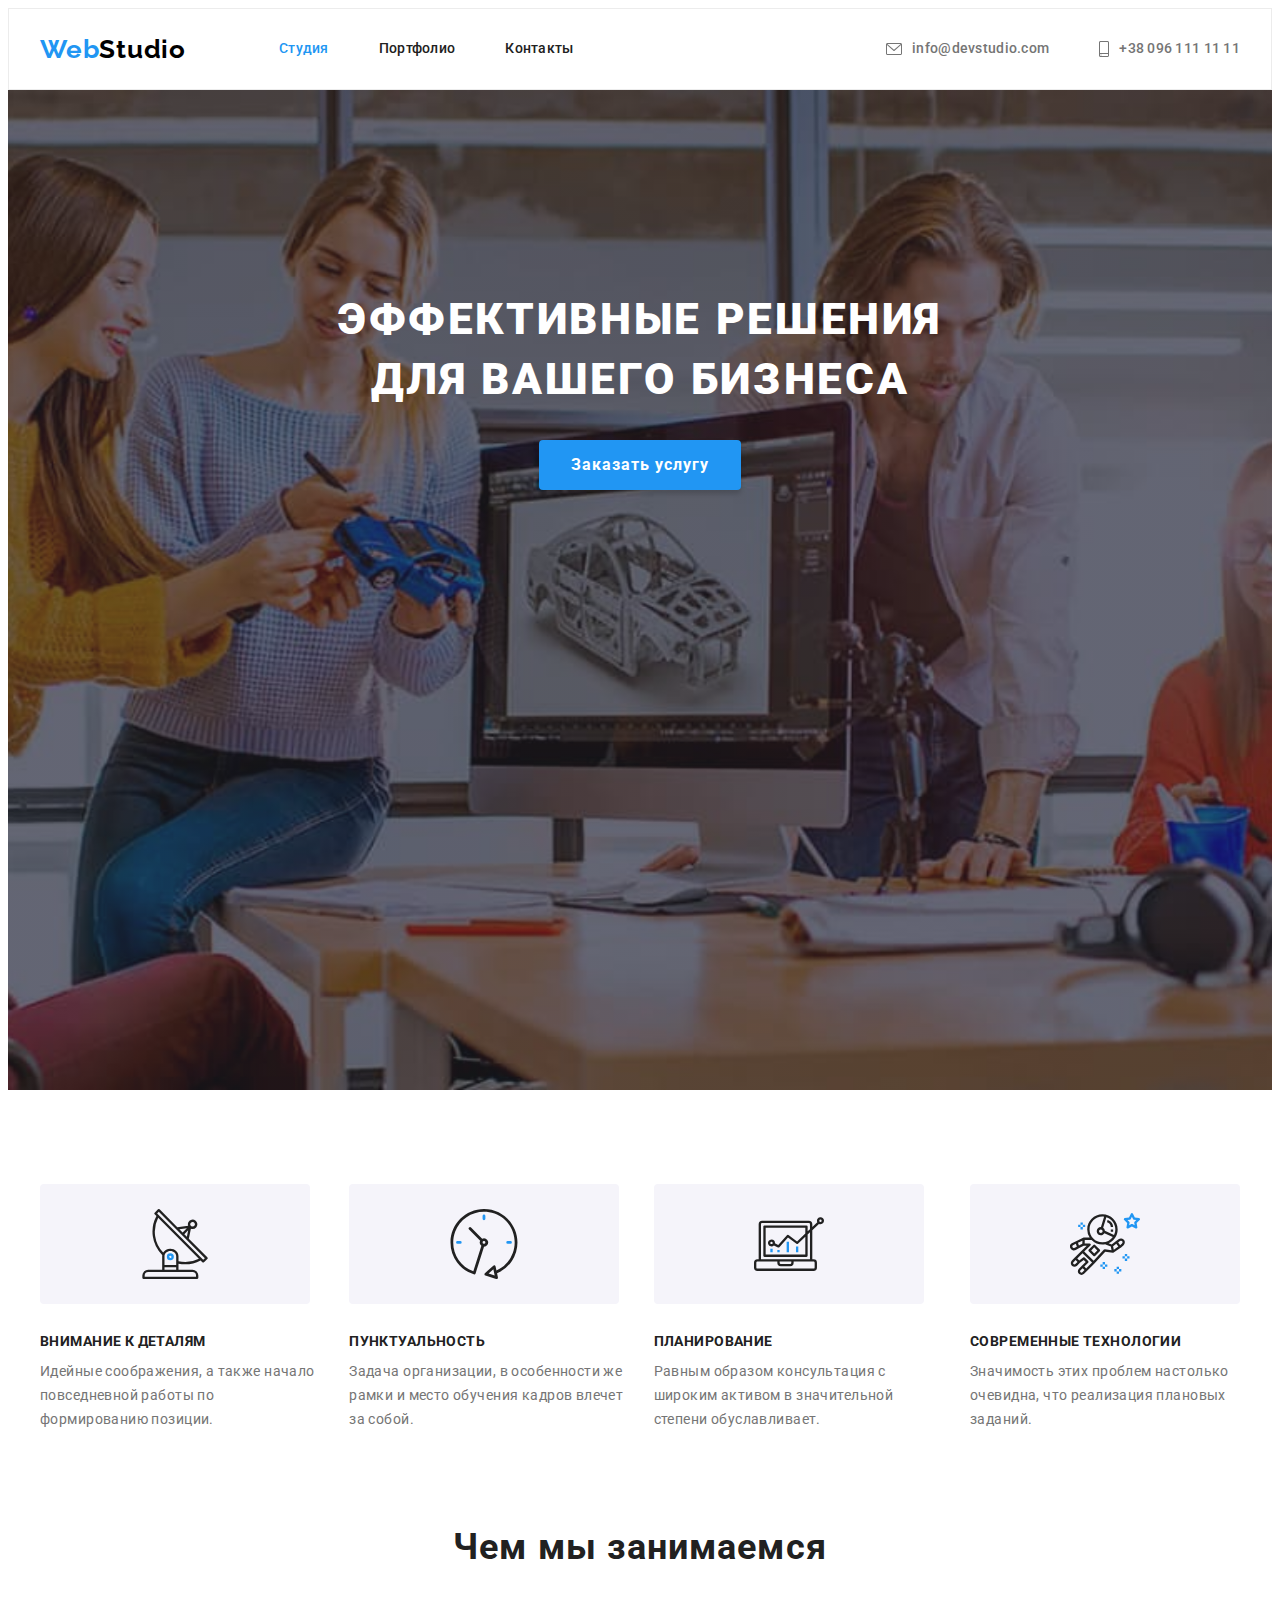
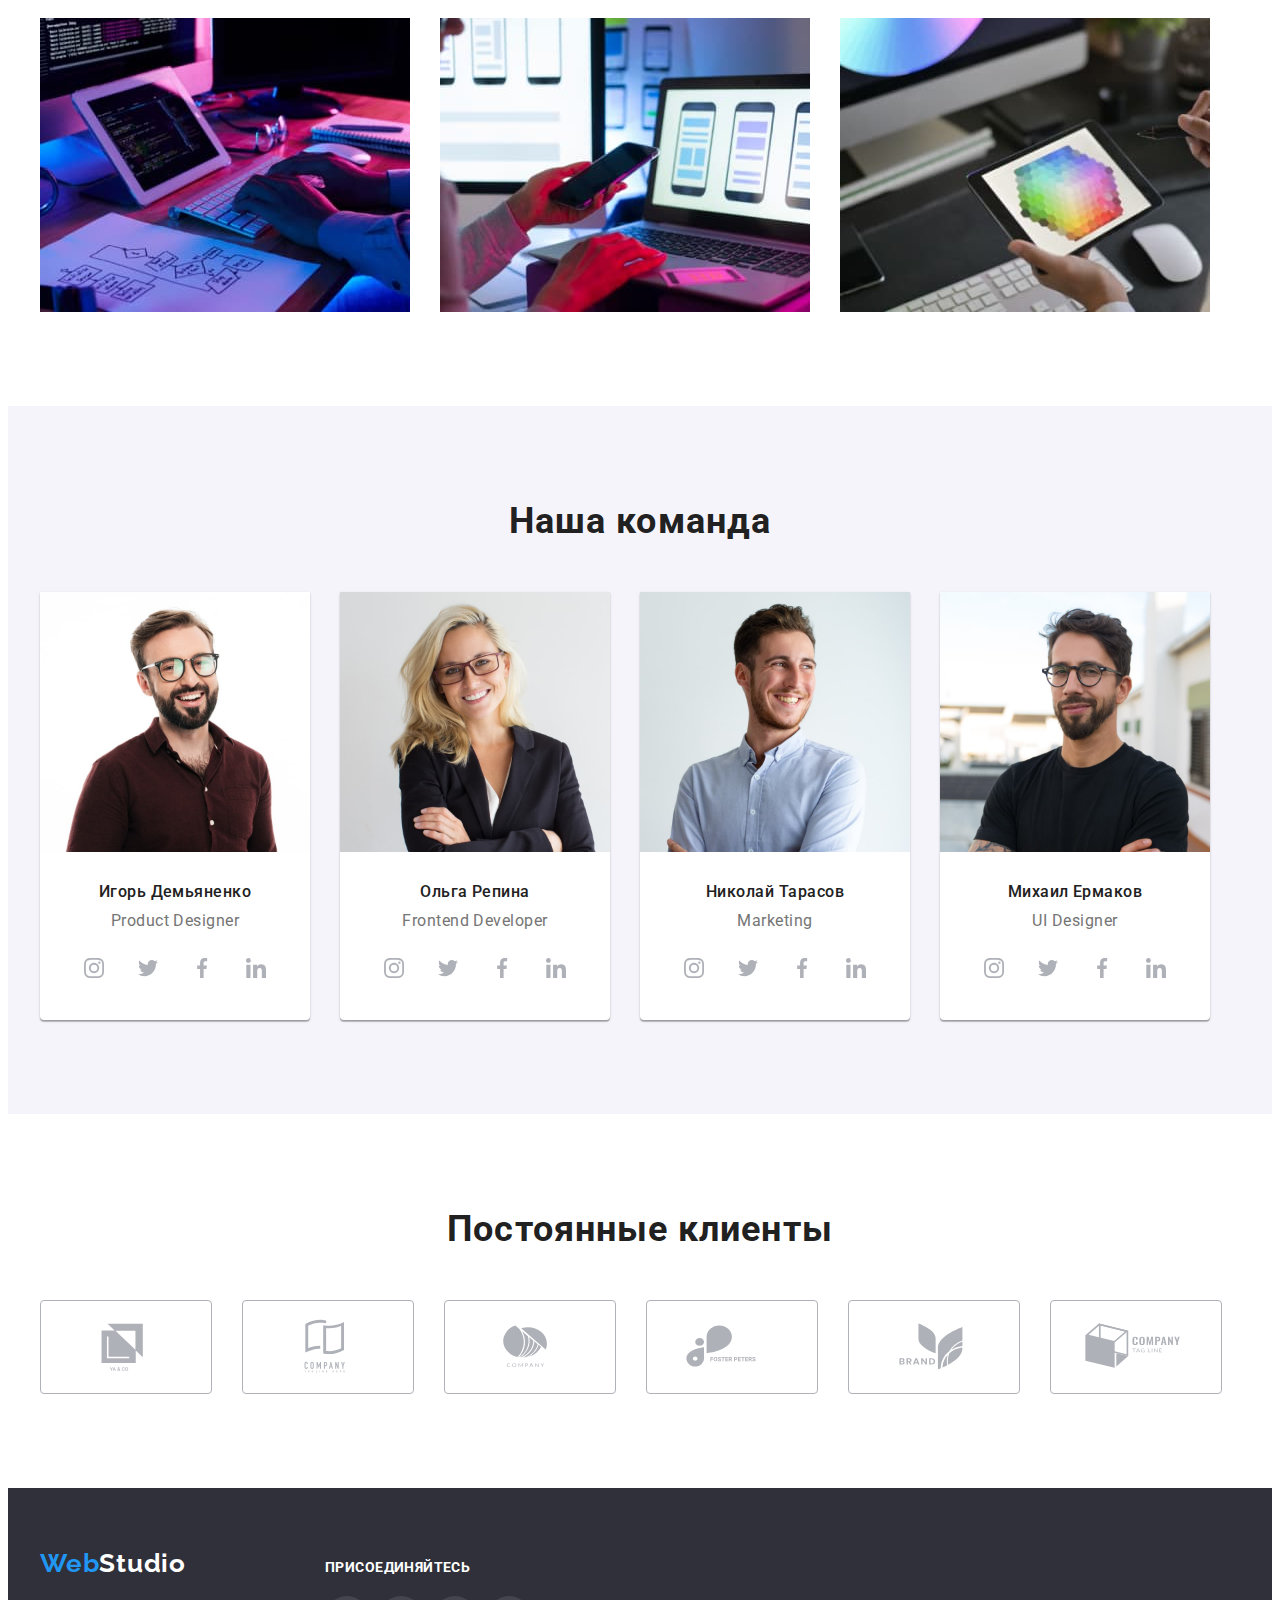
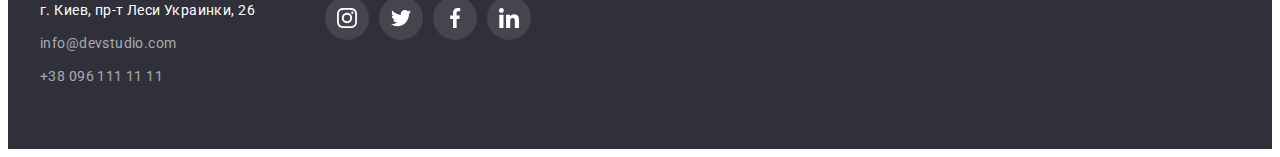
<file: index.html>
<!DOCTYPE html>
<html lang="ru">
<head>
    <meta charset="UTF-8">
    <meta http-equiv="X-UA-Compatible" content="IE=edge">
    <meta name="viewport" content="width=device-width, initial-scale=1.0">
    <title>Студия</title>
    <link rel="preconnect" href="https://fonts.googleapis.com">
    <link rel="preconnect" href="https://fonts.gstatic.com" crossorigin>
    <link href="https://fonts.googleapis.com/css2?family=Raleway:wght@700&family=Roboto:wght@400;500;700;900&display=swap"
        rel="stylesheet">
    <link rel="stylesheet" href="https://cdnjs.cloudflare.com/ajax/libs/modern-normalize/1.1.0/modern-normalize.min.css"
        integrity="sha512-wpPYUAdjBVSE4KJnH1VR1HeZfpl1ub8YT/NKx4PuQ5NmX2tKuGu6U/JRp5y+Y8XG2tV+wKQpNHVUX03MfMFn9Q=="
        crossorigin="anonymous" referrerpolicy="no-referrer" />
    <link rel="stylesheet" href="./css/styles.css">
</head>
<body>
    <header class="header">
        <div class="container header-row">
            <nav class="main-nav">
                <a href="./index.html" class="logo link" lang="en"><span class="tiny-logo">Web</span>Studio</a>
            
                <ul class="site-nav">
                    <li class="site-nav-item"><a href="./index.html" class="site-nav-link link current">Студия</a></li>
                    <li class="site-nav-item"><a href="./portfolio.html" class="site-nav-link link">Портфолио</a></li>
                    <li class="site-nav-item"><a href="" class="site-nav-link link">Контакты</a></li>
                </ul>
            </nav>
            
            <ul class="contact-nav">
                <li class="contact-nav-item"><a href="mailto:info@devstudio.com" class="contact-nav-link link"><svg class="mail-icon"><use href="./images/icons.svg#icon-envelope"></use></svg>info@devstudio.com</a></li>
                <li class="contact-nav-item"><a href="tel:+380961111111" class="contact-nav-link link"><svg class="tel-icon"><use href="./images/icons.svg#icon-smartphone"></use></svg>+38 096 111 11 11</a></li>
            </ul>
        </div>
    </header>

    <main>
        <!--Hero-->
        <section class="hero">
            <div class="container">
                <h1 class="hero-title">Эффективные решения для вашего бизнеса</h1>
                <button type="button" class="button">Заказать услугу</button>
            </div>
        </section>
        <!--Особенности-->
        <section class="section">
            <div class="container">
                <h2 class="visually-hidden">Особенности</h2>
                
                <ul class="peculiarities-list">
                    <li class="peculiarities-item">
                        <div class="peculiarities-background">
                            <svg class="peculiarities-icon">
                                <use href="./images/icons.svg#icon-antenna"></use>
                            </svg>
                        </div>
                        <h3 class="peculiarities-title">Внимание к деталям</h3>
                        <p class="peculiarities-text">
                            Идейные соображения, а также начало повседневной работы по формированию позиции.
                        </p>
                    </li>
                    <li class="peculiarities-item">
                        <div class="peculiarities-background">
                           <svg class="peculiarities-icon">
                               <use href="./images/icons.svg#icon-clock"></use>
                           </svg> 
                        </div>
                        <h3 class="peculiarities-title">Пунктуальность</h3>
                        <p class="peculiarities-text">
                            Задача организации, в особенности же рамки и место обучения кадров влечет за собой.
                        </p>
                    </li>
                    <li class="peculiarities-item">
                        <div class="peculiarities-background">
                            <svg class="peculiarities-icon">
                                <use href="./images/icons.svg#icon-diagram"></use>
                            </svg>
                        </div>
                        <h3 class="peculiarities-title">Планирование</h3>
                        <p class="peculiarities-text">
                            Равным образом консультация с широким активом в значительной степени обуславливает.
                        </p>
                    </li>
                    <li class="peculiarities-item">
                        <div class="peculiarities-background">
                            <svg class="peculiarities-icon">
                                <use href="./images/icons.svg#icon-astronaut"></use>
                            </svg>
                        </div>
                        <h3 class="peculiarities-title">Современные технологии</h3>
                        <p class="peculiarities-text">
                            Значимость этих проблем настолько очевидна, что реализация плановых заданий.
                        </p>
                    </li>
                </ul>
            </div>
        </section>
        <!--Чем мы занимаемся-->
        <section class="section section-activity">
            <div class="container">
                <h2 class="section-title">Чем мы занимаемся</h2>
                
                <ul class="activity-list">
                    <li class="activity-item"><img src="./images/box1.jpg" alt="Реализация проекта по алгоритму" width="370"></li>
                    <li class="activity-item"><img src="./images/box2.jpg" alt="Оптимизация макета под смартфон" width="370"></li>
                    <li class="activity-item"><img src="./images/box3.jpg" alt="Выбор из палитры цветов" width="370"></li>
                </ul>
            </div>
        </section>
        <!--Наша команда-->
        <section class="section section-team">
            <div class="container">
                <h2 class="section-title">Наша команда</h2>
                
                <ul class="team-list">
                    <li class="team-item">
                        <img src="./images/team1.jpg" alt="Парень в коричневой рубашке" width="270" height="260">
                        <div class="team-desc">
                            <h3 class="team-title">Игорь Демьяненко</h3>
                            <p class="team-subtitle" lang="en">Product Designer</p>
                            <ul class="social-links-list">
                                <li class="social-link-item"><a href="" class="social-link team-social-link"><svg class="social-link-icon"><use href="./images/icons.svg#icon-instagram"></use></svg></a></li>
                                <li class="social-link-item"><a href="" class="social-link team-social-link"><svg class="social-link-icon"><use href="./images/icons.svg#icon-twitter"></use></svg></a></li>
                                <li class="social-link-item"><a href="" class="social-link team-social-link"><svg class="social-link-icon"><use href="./images/icons.svg#icon-facebook"></use></svg></a></li>
                                <li class="social-link-item"><a href="" class="social-link team-social-link"><svg class="social-link-icon"><use href="./images/icons.svg#icon-linkedin"></use></svg></a></li>
                            </ul>
                        </div>
                    </li>
                    <li class="team-item">
                        <img src="./images/team2.jpg" alt="Девушка в черном пиджаке" width="270" height="260">
                        <div class="team-desc">
                            <h3 class="team-title">Ольга Репина</h3>
                            <p class="team-subtitle" lang="en">Frontend Developer</p>
                            <ul class="social-links-list">
                                <li class="social-link-item"><a href="" class="social-link team-social-link"><svg class="social-link-icon"><use href="./images/icons.svg#icon-instagram"></use></svg></a></li>
                                <li class="social-link-item"><a href="" class="social-link team-social-link"><svg class="social-link-icon"><use href="./images/icons.svg#icon-twitter"></use></svg></a></li>
                                <li class="social-link-item"><a href="" class="social-link team-social-link"><svg class="social-link-icon"><use href="./images/icons.svg#icon-facebook"></use></svg></a></li>
                                <li class="social-link-item"><a href="" class="social-link team-social-link"><svg class="social-link-icon"><use href="./images/icons.svg#icon-linkedin"></use></svg></a></li>
                            </ul>
                        </div>
                    </li>
                    <li class="team-item">
                        <img src="./images/team3.jpg" alt="Парень в голубой рубашке" width="270" height="260">
                        <div class="team-desc">
                            <h3 class="team-title">Николай Тарасов</h3>
                            <p class="team-subtitle" lang="en">Marketing</p>
                            <ul class="social-links-list">
                                <li class="social-link-item"><a href="" class="social-link team-social-link"><svg class="social-link-icon"><use href="./images/icons.svg#icon-instagram"></use></svg></a></li>
                                <li class="social-link-item"><a href="" class="social-link team-social-link"><svg class="social-link-icon"><use href="./images/icons.svg#icon-twitter"></use></svg></a></li>
                                <li class="social-link-item"><a href="" class="social-link team-social-link"><svg class="social-link-icon"><use href="./images/icons.svg#icon-facebook"></use></svg></a></li>
                                <li class="social-link-item"><a href="" class="social-link team-social-link"><svg class="social-link-icon"><use href="./images/icons.svg#icon-linkedin"></use></svg></a></li>
                            </ul>
                        </div>
                    </li>
                    <li class="team-item">
                        <img src="./images/team4.jpg" alt="Парень в черной футболке" width="270" height="260">
                        <div class="team-desc">
                            <h3 class="team-title">Михаил Ермаков</h3>
                            <p class="team-subtitle" lang="en">UI Designer</p>
                            <ul class="social-links-list">
                                <li class="social-link-item"><a href="" class="social-link team-social-link"><svg class="social-link-icon"><use href="./images/icons.svg#icon-instagram"></use></svg></a></li>
                                <li class="social-link-item"><a href="" class="social-link team-social-link"><svg class="social-link-icon"><use href="./images/icons.svg#icon-twitter"></use></svg></a></li>
                                <li class="social-link-item"><a href="" class="social-link team-social-link"><svg class="social-link-icon"><use href="./images/icons.svg#icon-facebook"></use></svg></a></li>
                                <li class="social-link-item"><a href="" class="social-link team-social-link"><svg class="social-link-icon"><use href="./images/icons.svg#icon-linkedin"></use></svg></a></li>
                            </ul>
                        </div>
                    </li>
                </ul>
            </div>
        </section>
        <!--Постоянные клиенты-->
        <section class="section section-clients">
            <div class="container">
                <h2 class="section-title">Постоянные клиенты</h2>
                
                <ul class="clients-list">
                    <li class="clients-item">
                        <a href="" class="clients-link">
                            <svg class="clients-icon">
                                <use href="./images/icons.svg#icon-logo1"></use>
                            </svg>
                        </a>
                    </li>
                    <li class="clients-item">
                        <a href="" class="clients-link">
                            <svg class="clients-icon">
                                <use href="./images/icons.svg#icon-logo2"></use>
                            </svg>
                        </a>
                    </li>
                    <li class="clients-item">
                        <a href="" class="clients-link">
                            <svg class="clients-icon">
                                <use href="./images/icons.svg#icon-logo3"></use>
                            </svg>
                        </a>
                    </li>
                    <li class="clients-item">
                        <a href="" class="clients-link">
                            <svg class="clients-icon">
                                <use href="./images/icons.svg#icon-logo4"></use>
                            </svg>
                        </a>
                    </li>
                    <li class="clients-item">
                        <a href="" class="clients-link">
                            <svg class="clients-icon">
                                <use href="./images/icons.svg#icon-logo5"></use>
                            </svg>
                        </a>
                    </li>
                    <li class="clients-item">
                        <a href="" class="clients-link">
                            <svg class="clients-icon">
                                <use href="./images/icons.svg#icon-logo6"></use>
                            </svg>
                        </a>
                    </li>
                </ul>
            </div>
        </section>
    </main>

    <footer class="footer">
        <div class="container footer-wrap">
            <div class="logo-and-address">
                <a href="./index.html" class="footer-logo logo link" lang="en"><span class="tiny-logo">Web</span>Studio</a>
                
                <address>
                    <ul>
                        <li class="address-item"><a href="https://goo.gl/maps/iaiCjKWvDubepMD48" class="footer-address link"
                                target="_blank" rel="noopener noreferrer">г. Киев, пр-т Леси Украинки, 26</a></li>
                        <li class="address-item"><a href="mailto:info@devstudio.com" class="footer-contact link">info@devstudio.com</a>
                        </li>
                        <li class="address-item"><a href="tel:+380961111111" class="footer-contact link">+38 096 111 11 11</a></li>
                    </ul>
                </address>
            </div>
            
            <div class="social">
                <h3 class="social-title">присоединяйтесь</h3>
                <ul class="social-links-list">
                    <li class="social-link-item"><a href="" class="social-link footer-social-link"><svg class="social-link-icon">
                                <use href="./images/icons.svg#icon-instagram"></use>
                            </svg></a></li>
                    <li class="social-link-item"><a href="" class="social-link footer-social-link"><svg class="social-link-icon">
                                <use href="./images/icons.svg#icon-twitter"></use>
                            </svg></a></li>
                    <li class="social-link-item"><a href="" class="social-link footer-social-link"><svg class="social-link-icon">
                                <use href="./images/icons.svg#icon-facebook"></use>
                            </svg></a></li>
                    <li class="social-link-item"><a href="" class="social-link footer-social-link"><svg class="social-link-icon">
                                <use href="./images/icons.svg#icon-linkedin"></use>
                            </svg></a></li>
                </ul>
            </div>
        </div>
    </footer>
</body>
</html>
</file>
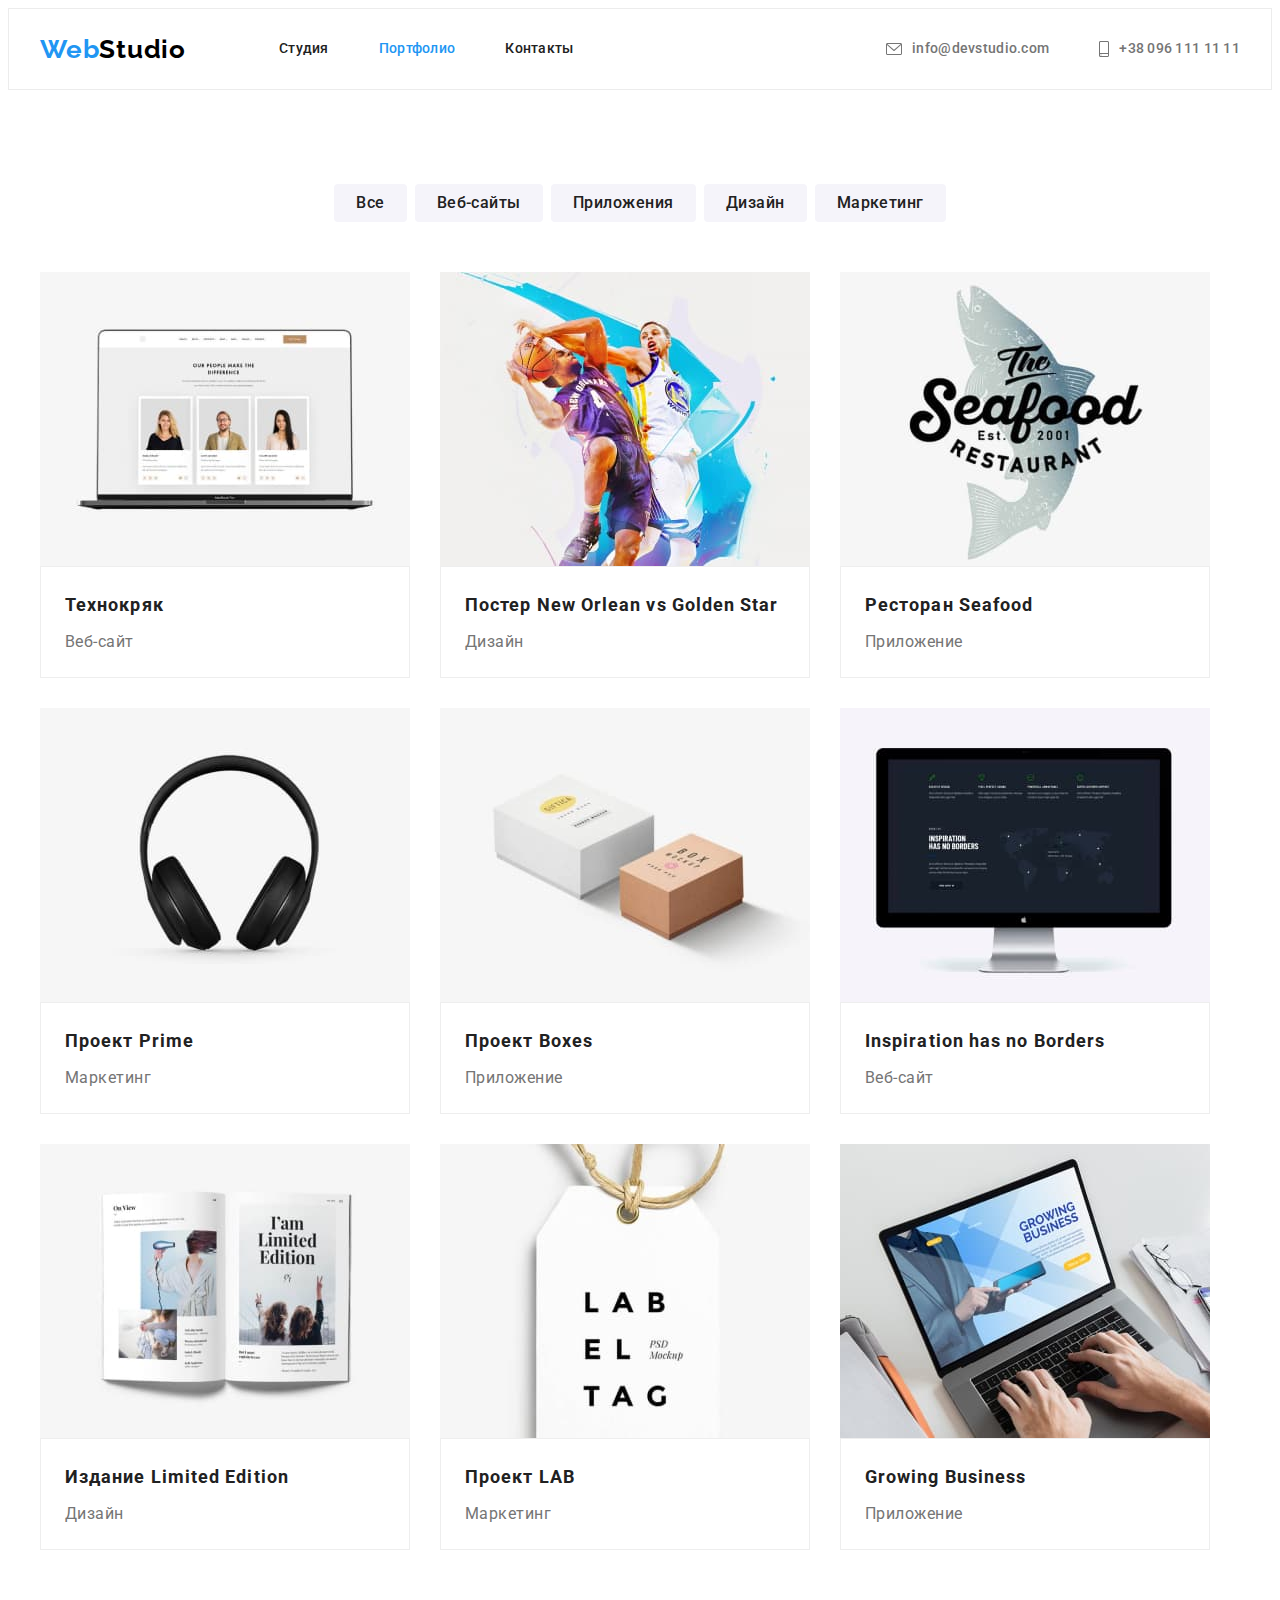
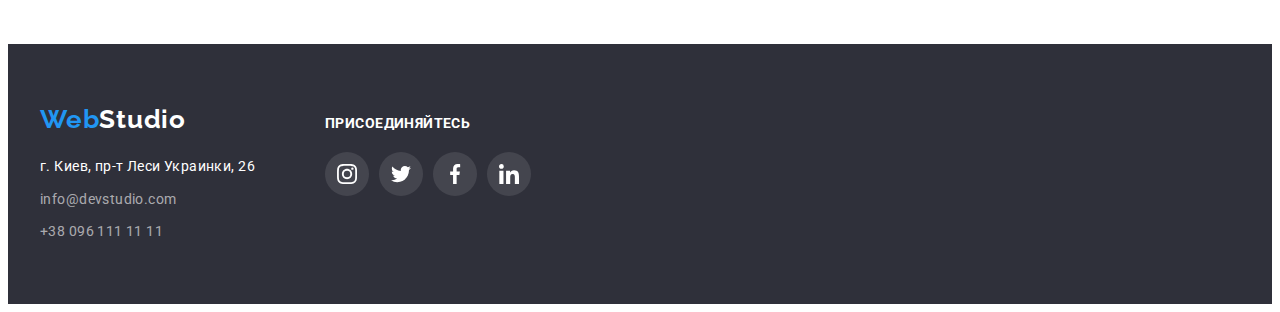
<file: portfolio.html>
<!DOCTYPE html>
<html lang="ru">

<head>
    <meta charset="UTF-8">
    <meta http-equiv="X-UA-Compatible" content="IE=edge">
    <meta name="viewport" content="width=device-width, initial-scale=1.0">
    <title>Студия</title>
    <link rel="preconnect" href="https://fonts.googleapis.com">
    <link rel="preconnect" href="https://fonts.gstatic.com" crossorigin>
    <link href="https://fonts.googleapis.com/css2?family=Raleway:wght@700&family=Roboto:wght@400;500;700;900&display=swap"
        rel="stylesheet">
    <link rel="stylesheet" href="https://cdnjs.cloudflare.com/ajax/libs/modern-normalize/1.1.0/modern-normalize.min.css"
        integrity="sha512-wpPYUAdjBVSE4KJnH1VR1HeZfpl1ub8YT/NKx4PuQ5NmX2tKuGu6U/JRp5y+Y8XG2tV+wKQpNHVUX03MfMFn9Q=="
        crossorigin="anonymous" referrerpolicy="no-referrer" />
    <link rel="stylesheet" href="./css/styles.css">
</head>

<body>
    <header class="header">
        <div class="container header-row">
            <nav class="main-nav">
                <a href="./index.html" class="logo link" lang="en"><span class="tiny-logo">Web</span>Studio</a>
        
                <ul class="site-nav">
                    <li class="site-nav-item"><a href="./index.html" class="site-nav-link link">Студия</a></li>
                    <li class="site-nav-item"><a href="./portfolio.html" class="site-nav-link link current">Портфолио</a></li>
                    <li class="site-nav-item"><a href="" class="site-nav-link link">Контакты</a></li>
                </ul>
            </nav>
        
            <ul class="contact-nav">
                <li class="contact-nav-item"><a href="mailto:info@devstudio.com"
                        class="contact-nav-link link"><svg class="mail-icon">
                            <use href="./images/icons.svg#icon-envelope"></use>
                        </svg>info@devstudio.com</a></li>
                <li class="contact-nav-item"><a href="tel:+380961111111" class="contact-nav-link link"><svg class="tel-icon">
                    <use href="./images/icons.svg#icon-smartphone"></use>
                </svg>+38 096 111 11 11</a>
                </li>
            </ul>
        </div>
    </header>

    <main>
        <section class="section">
            <div class="container">
                <h1 class="visually-hidden">Примеры работ</h1>
                <ul class="filter-list">
                    <li class="filter-item"><button type="button" class="btn">Все</button></li>
                    <li class="filter-item"><button type="button" class="btn">Веб-сайты</button></li>
                    <li class="filter-item"><button type="button" class="btn">Приложения</button></li>
                    <li class="filter-item"><button type="button" class="btn">Дизайн</button></li>
                    <li class="filter-item"><button type="button" class="btn">Маркетинг</button></li>
                </ul>
                
                <ul class="works">
                    <li class="works-item">
                        <a href="" class="work-link link">
                            <img src="./images/portfolio1.jpg" alt="Ноутбук с сайтом" width="370" height="294">
                            <div class="works-item-desc">
                                <h2 class="works-title">Технокряк</h2>
                                <p class="works-text">Веб-сайт</p>
                            </div>
                        </a>
                    </li>
                    <li class="works-item">
                        <a href="" class="work-link link">
                            <img src="./images/portfolio2.jpg" alt="Два баскетболиста" width="370" height="294">
                            <div class="works-item-desc">
                                <h2 class="works-title">Постер <span lang="en">New Orlean vs Golden Star</span></h2>
                                <p class="works-text">Дизайн</p>
                            </div>
                        </a>
                    </li>
                    <li class="works-item">
                        <a href="" class="work-link link">
                            <img src="./images/portfolio3.jpg" alt="Рыба с логотипом ресторана" width="370" height="294">
                            <div class="works-item-desc">
                                <h2 class="works-title">Ресторан <span lang="en">Seafood</span></h2>
                                <p class="works-text">Приложение</p>
                            </div>
                        </a>
                    </li>
                    <li class="works-item">
                        <a href="" class="work-link link">
                            <img src="./images/portfolio4.jpg" alt="Наушники" width="370" height="294">
                            <div class="works-item-desc">
                                <h2 class="works-title">Проект <span lang="en">Prime</span></h2>
                                <p class="works-text">Маркетинг</p>
                            </div>
                        </a>
                    </li>
                    <li class="works-item">
                        <a href="" class="work-link link">
                            <img src="./images/portfolio5.jpg" alt="Две картонные коробки" width="370" height="294">
                            <div class="works-item-desc">
                                <h2 class="works-title">Проект <span lang="en">Boxes</span></h2>
                                <p class="works-text">Приложение</p>
                            </div>
                        </a>
                    </li>
                    <li class="works-item">
                        <a href="" class="work-link link">
                            <img src="./images/portfolio6.jpg" alt="Монитор компьютера с сайтом" width="370" height="294">
                            <div class="works-item-desc">
                                <h2 class="works-title" lang="en">Inspiration has no Borders</h2>
                                <p class="works-text">Веб-сайт</p>
                            </div>
                        </a>
                    </li>
                    <li class="works-item">
                        <a href="" class="work-link link">
                            <img src="./images/portfolio7.jpg" alt="Книга" width="370" height="294">
                            <div class="works-item-desc">
                                <h2 class="works-title">Издание <span lang="en">Limited Edition</span></h2>
                                <p class="works-text">Дизайн</p>
                            </div>
                        </a>
                    </li>
                    <li class="works-item">
                        <a href="" class="work-link link">
                            <img src="./images/portfolio8.jpg" alt="Этикетка" width="370" height="294">
                            <div class="works-item-desc">
                                <h2 class="works-title">Проект <span lang="en">LAB</span></h2>
                                <p class="works-text">Маркетинг</p>
                            </div>
                        </a>
                    </li>
                    <li class="works-item">
                        <a href="" class="work-link link">
                            <img src="./images/portfolio9.jpg" alt="Ноутбук" width="370" height="294">
                            <div class="works-item-desc">
                                <h2 class="works-title" lang="en">Growing Business</h2>
                                <p class="works-text">Приложение</p>
                            </div>
                        </a>
                    </li>
                </ul>
            </div>
        </section>
    </main>

    <footer class="footer">
        <div class="container footer-wrap">
            <div class="logo-and-address">
                <a href="./index.html" class="footer-logo logo link" lang="en"><span class="tiny-logo">Web</span>Studio</a>
        
                <address>
                    <ul>
                        <li class="address-item"><a href="https://goo.gl/maps/iaiCjKWvDubepMD48" class="footer-address link"
                                target="_blank" rel="noopener noreferrer">г. Киев, пр-т Леси Украинки, 26</a></li>
                        <li class="address-item"><a href="mailto:info@devstudio.com"
                                class="footer-contact link">info@devstudio.com</a>
                        </li>
                        <li class="address-item"><a href="tel:+380961111111" class="footer-contact link">+38 096 111 11 11</a>
                        </li>
                    </ul>
                </address>
            </div>
        
            <div class="social">
                <h3 class="social-title">присоединяйтесь</h3>
                <ul class="social-links-list">
                    <li class="social-link-item"><a href="" class="social-link footer-social-link"><svg
                                class="social-link-icon">
                                <use href="./images/icons.svg#icon-instagram"></use>
                            </svg></a></li>
                    <li class="social-link-item"><a href="" class="social-link footer-social-link"><svg
                                class="social-link-icon">
                                <use href="./images/icons.svg#icon-twitter"></use>
                            </svg></a></li>
                    <li class="social-link-item"><a href="" class="social-link footer-social-link"><svg
                                class="social-link-icon">
                                <use href="./images/icons.svg#icon-facebook"></use>
                            </svg></a></li>
                    <li class="social-link-item"><a href="" class="social-link footer-social-link"><svg
                                class="social-link-icon">
                                <use href="./images/icons.svg#icon-linkedin"></use>
                            </svg></a></li>
                </ul>
            </div>
        </div>
    </footer>
</body>

</html>
</file>
<file: css/styles.css>
:root {
  --primary-text-color: #757575;
  --title-text-color: #212121;
  --white-text-color: #ffffff;
  --accent-color: #2196f3;
  --logo-color: #000000;
  --footer-text-color: rgba(255, 255, 255, 0.6);
  --primary-background-color: #f5f4fa;
  --secondary-background-color: #2f303a;
  --button-hover-color: #188ce8;
  --header-border-color: #ececec;
  --works-item-border-color: #eeeeee;
  --logo-clients-color: #afb1b8;
  --footer-social-color: rgba(255, 255, 255, 0.1);
}

body {
  background-color: var(--white-text-color);
  color: var(--primary-text-color);
  font-family: 'Roboto', sans-serif;
}

ul {
  padding-left: 0;
  list-style: none;
  margin-top: 0;
  margin-bottom: 0;
}

h1,
h2,
h3,
p {
  margin: 0;
}

img {
  max-width: 100%;
  display: block;
  height: auto;
}

.container {
  margin: 0 auto;
  width: 1200px;
  padding-left: 15px;
  padding-right: 15px;
}

.visually-hidden {
  position: absolute;
  white-space: nowrap;
  width: 1px;
  height: 1px;
  overflow: hidden;
  border: 0;
  padding: 0;
  clip: rect(0 0 0 0);
  clip-path: inset(50%);
  margin: -1px;
}

.link {
  text-decoration: none;
}

/* шапка сайту */

.header {
  border: 1px solid var(--header-border-color);
}

.header-row,
.main-nav {
  display: flex;
  align-items: center;
}

.logo {
  color: var(--logo-color);
  font-family: 'Raleway', sans-serif;
  font-weight: 700;
  font-size: 26px;
  line-height: 1.19;
  letter-spacing: 0.03em;
}

.tiny-logo {
  color: var(--accent-color);
}

.site-nav {
  display: flex;
  margin-left: 93px;
}

.site-nav-item:not(:last-child) {
  margin-right: 50px;
}

.site-nav-link {
  display: block;
  padding-top: 32px;
  padding-bottom: 32px;
  color: var(--title-text-color);
  font-weight: 500;
  font-size: 14px;
  line-height: 1.14;
  letter-spacing: 0.02em;
}

.contact-nav {
  display: flex;
  margin-left: auto;
}

.contact-nav-item:not(:last-child) {
  margin-right: 50px;
}

.contact-nav-link {
  display: flex;
  align-items: center;
  padding-top: 32px;
  padding-bottom: 32px;
  color: var(--primary-text-color);
  font-weight: 500;
  font-size: 14px;
  line-height: 1.14;
  letter-spacing: 0.02em;
}

.site-nav-link:hover,
.site-nav-link:focus,
.contact-nav-link:hover,
.contact-nav-link:focus,
.site-nav-link.current {
  color: var(--accent-color);
}

.mail-icon {
  margin-right: 10px;
  fill: currentColor;
  width: 16px;
  height: 16px;
}

.tel-icon {
  margin-right: 10px;
  fill: currentColor;
  width: 10px;
  height: 16px;
}

/* hero */

.hero {
  max-width: 1600px;
  height: 600px;
  margin-left: auto;
  margin-right: auto;
  background-image: linear-gradient(to right, rgba(47, 48, 58, 0.4), rgba(47, 48, 58, 0.4)),
    url(../images/background.jpg);
  background-repeat: no-repeat;
  background-size: cover;
  background-position: center;
  background-color: var(--secondary-background-color);
  text-align: center;
  padding-top: 200px;
  padding-bottom: 200px;
}

.hero-title {
  margin-bottom: 30px;
  width: 696px;
  margin-left: auto;
  margin-right: auto;

  color: var(--white-text-color);
  font-weight: 900;
  font-size: 44px;
  line-height: 1.36;
  letter-spacing: 0.06em;
  text-transform: uppercase;
}

.button {
  min-width: 200px;
  padding: 10px 32px;

  color: var(--white-text-color);
  background-color: var(--accent-color);
  font-family: inherit;
  font-weight: 700;
  font-size: 16px;
  line-height: 1.87;
  letter-spacing: 0.06em;
  cursor: pointer;
  box-shadow: 0px 4px 4px rgba(0, 0, 0, 0.15);
  border-radius: 4px;
  border-width: 0;
}

.button:hover,
.button:focus {
  background-color: var(--button-hover-color);
}

/* section */

.section-title {
  margin-bottom: 50px;
  color: var(--title-text-color);
  font-weight: 700;
  font-size: 36px;
  line-height: 1.17;
  text-align: center;
  letter-spacing: 0.03em;
}

.section {
  padding-top: 94px;
  padding-bottom: 94px;
}

/* peculiarities */

.peculiarities-list {
  display: flex;
}

.peculiarities-item {
  width: calc((100%-90px) / 4);
  margin-right: 30px;
}

.peculiarities-item:nth-child(4n) {
  margin-right: 0;
}

.peculiarities-background {
  display: flex;
  align-items: center;
  justify-content: center;
  width: 270px;
  height: 120px;
  margin-bottom: 30px;
  background-color: var(--primary-background-color);
  border-radius: 4px;
}

.peculiarities-icon {
  width: 70px;
  height: 70px;
}

.peculiarities-title {
  margin-bottom: 10px;
  color: var(--title-text-color);
  font-weight: 700;
  font-size: 14px;
  line-height: 1.14;
  letter-spacing: 0.03em;
  text-transform: uppercase;
}

.peculiarities-text {
  font-size: 14px;
  line-height: 1.71;
  letter-spacing: 0.03em;
}

/* activity */

.section-activity {
  padding-top: 0;
}

.activity-list,
.team-list,
.clients-list {
  display: flex;
}

.activity-item:not(:last-child),
.team-item:not(:last-child),
.clients-item:not(:last-child) {
  margin-right: 30px;
}

/* our team */

.section-team {
  background-color: var(--primary-background-color);
}

.team-item {
  background-color: var(--white-text-color);
  box-shadow: 0px 1px 3px rgba(0, 0, 0, 0.12), 0px 1px 1px rgba(0, 0, 0, 0.14),
    0px 2px 1px rgba(0, 0, 0, 0.2);
  border-radius: 0px 0px 4px 4px;
  width: 270px;
}

.team-desc {
  padding-top: 30px;
  padding-bottom: 30px;
}

.team-title {
  margin-bottom: 10px;
  color: var(--title-text-color);
  font-weight: 500;
  font-size: 16px;
  line-height: 1.19;
  text-align: center;
  letter-spacing: 0.03em;
}

.team-subtitle {
  margin-bottom: 16px;
  font-size: 16px;
  line-height: 1.19;
  text-align: center;
  letter-spacing: 0.03em;
}

.social-links-list {
  display: flex;
  justify-content: center;
}

.social-link {
  display: flex;
  align-items: center;
  justify-content: center;
  width: 44px;
  height: 44px;
  border-radius: 50%;
}

.team-social-link {
  color: var(--logo-clients-color);
}

.social-link-icon {
  width: 20px;
  height: 20px;
  fill: currentColor;
}

.social-link-item:not(:last-child) {
  margin-right: 10px;
}

.social-link:hover,
.social-link:focus {
  color: var(--white-text-color);
  background-color: var(--accent-color);
}

/* clients */

.clients-link {
  display: flex;
  justify-content: center;
  align-items: center;
  width: 170px;
  height: 92px;
  color: var(--logo-clients-color);
  border: 1px solid var(--logo-clients-color);
  border-radius: 4px;
}

.clients-icon {
  width: 106px;
  height: 60px;
  fill: currentColor;
}

.clients-link:hover,
.clients-link:focus {
  color: var(--accent-color);
  border-color: var(--accent-color);
}

/* footer */

.footer {
  background-color: var(--secondary-background-color);
  padding-top: 60px;
  padding-bottom: 60px;
}

.footer-wrap {
  display: flex;
  align-items: baseline;
}

.logo-and-address {
  margin-right: 70px;
}

.footer-logo {
  display: inline-block;
  color: var(--white-text-color);
  margin-bottom: 20px;
}

.address-item:not(:last-child) {
  margin-bottom: 9px;
}

.footer-address {
  color: var(--white-text-color);
  font-style: normal;
  font-weight: 400;
  font-size: 14px;
  line-height: 1.71;
  letter-spacing: 0.03em;
}

.footer-contact {
  display: inline-block;
  color: var(--footer-text-color);
  font-style: normal;
  font-weight: 400;
  font-size: 14px;
  line-height: 1.71;
  letter-spacing: 0.03em;
}

.footer-address:hover,
.footer-address:focus,
.footer-contact:hover,
.footer-contact:focus {
  color: var(--accent-color);
}

.social-title {
  margin-bottom: 20px;
  font-weight: 700;
  font-size: 14px;
  line-height: 1.14;
  letter-spacing: 0.03em;
  text-transform: uppercase;
  color: var(--white-text-color);
}

.footer-social-link {
  color: var(--white-text-color);
  background-color: var(--footer-social-color);
}

/* portfolio */

.filter-list {
  display: flex;
  justify-content: center;
}

.filter-item:not(:last-child) {
  margin-right: 8px;
}

.btn {
  padding: 6px 22px;
  color: var(--title-text-color);
  background-color: var(--primary-background-color);
  font-family: inherit;
  font-weight: 500;
  font-size: 16px;
  line-height: 1.62;
  letter-spacing: 0.03em;
  cursor: pointer;
  border-radius: 4px;
  border-width: 0;
}

.btn:hover,
.btn:focus {
  color: var(--white-text-color);
  background-color: var(--accent-color);
  box-shadow: 0px 3px 1px rgba(0, 0, 0, 0.1), 0px 1px 2px rgba(0, 0, 0, 0.08),
    0px 2px 2px rgba(0, 0, 0, 0.12);
}

.works {
  display: flex;
  flex-wrap: wrap;
  margin-top: 50px;
}

.works-item {
  width: 370px;
}

.works-item:not(:nth-child(3n)) {
  margin-right: 30px;
}

.works-item:not(:nth-last-child(-n + 3)) {
  margin-bottom: 30px;
}

.work-link {
  display: block;
}

.work-link:hover,
.work-link:focus {
  box-shadow: 0px 1px 1px rgba(0, 0, 0, 0.12), 0px 4px 4px rgba(0, 0, 0, 0.06),
    1px 4px 6px rgba(0, 0, 0, 0.16);
}

.works-item-desc {
  padding-top: 20px;
  padding-right: 24px;
  padding-bottom: 20px;
  padding-left: 24px;
  border: 1px solid var(--works-item-border-color);
}

.works-title {
  margin-bottom: 4px;
  color: var(--title-text-color);
  font-weight: 700;
  font-size: 18px;
  line-height: 2;
  letter-spacing: 0.06em;
}

.works-text {
  color: var(--primary-text-color);
  font-size: 16px;
  line-height: 1.87;
  letter-spacing: 0.03em;
}
</file>
